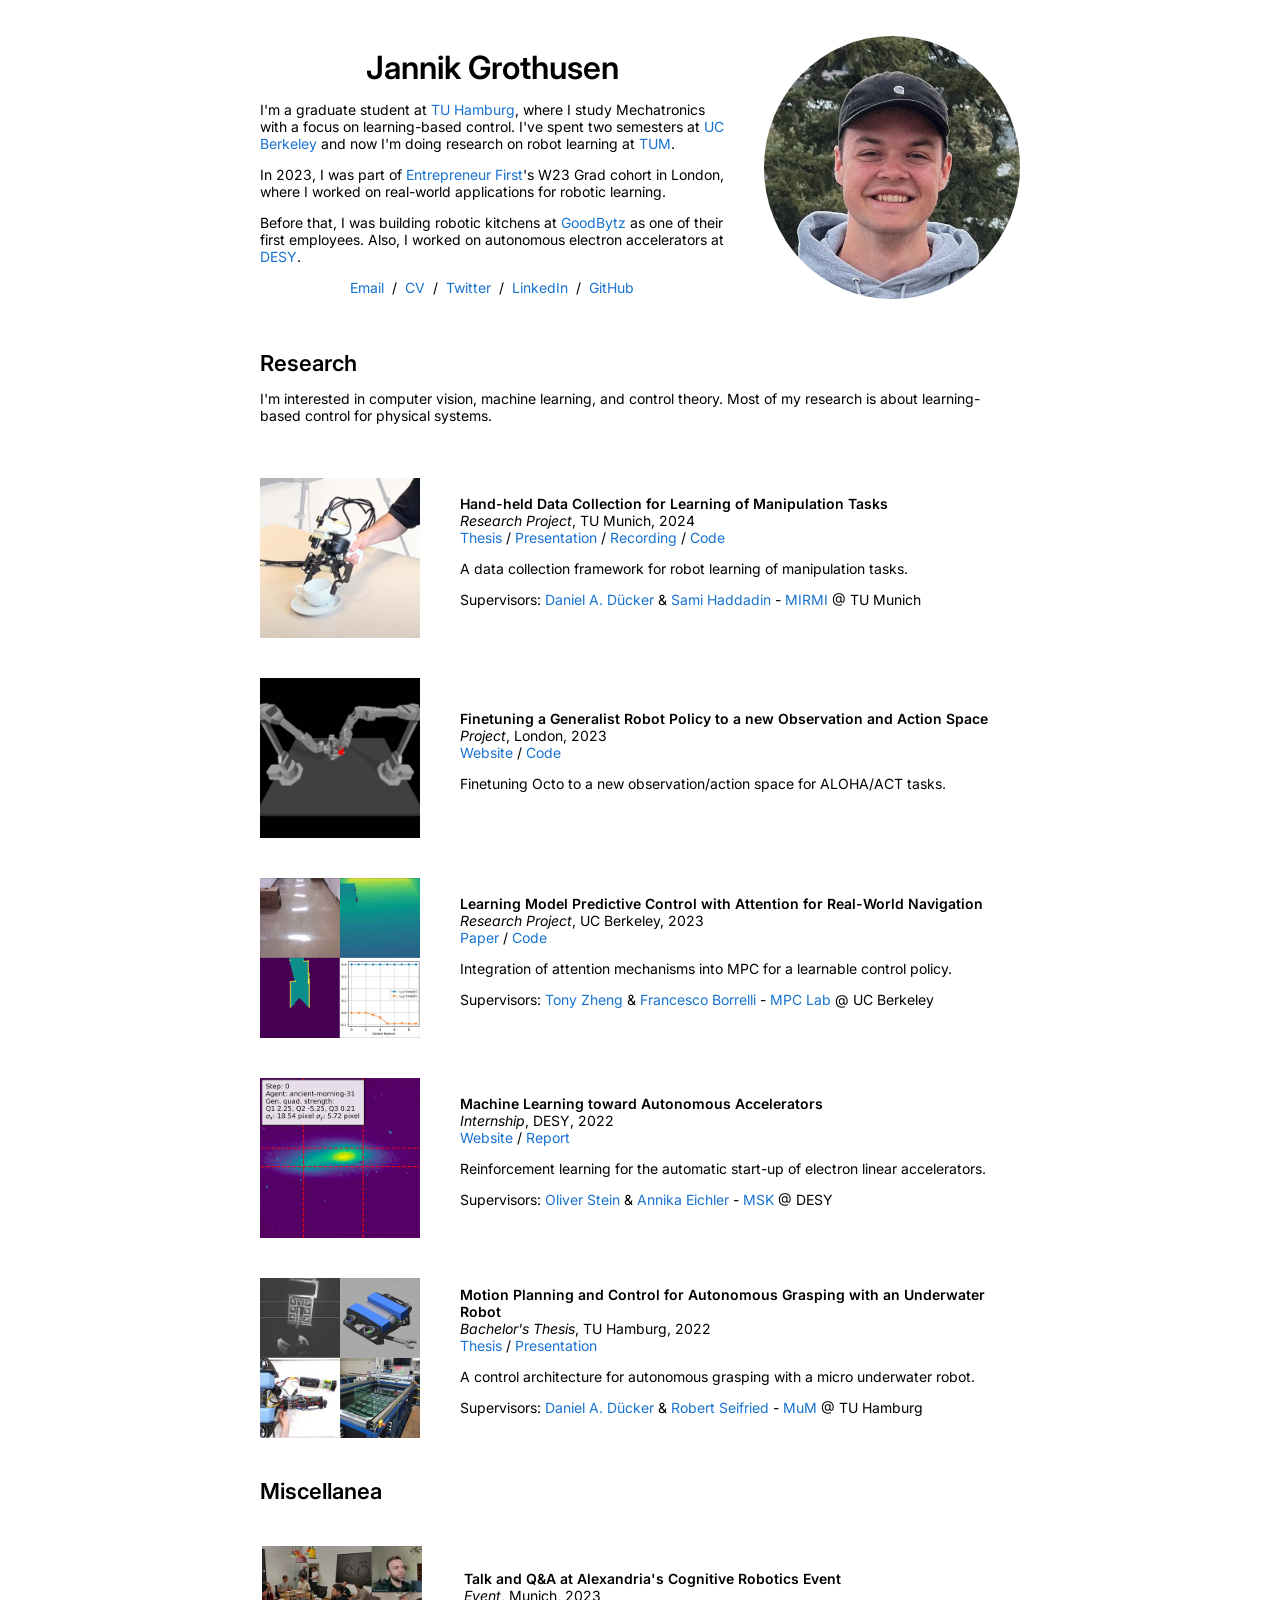
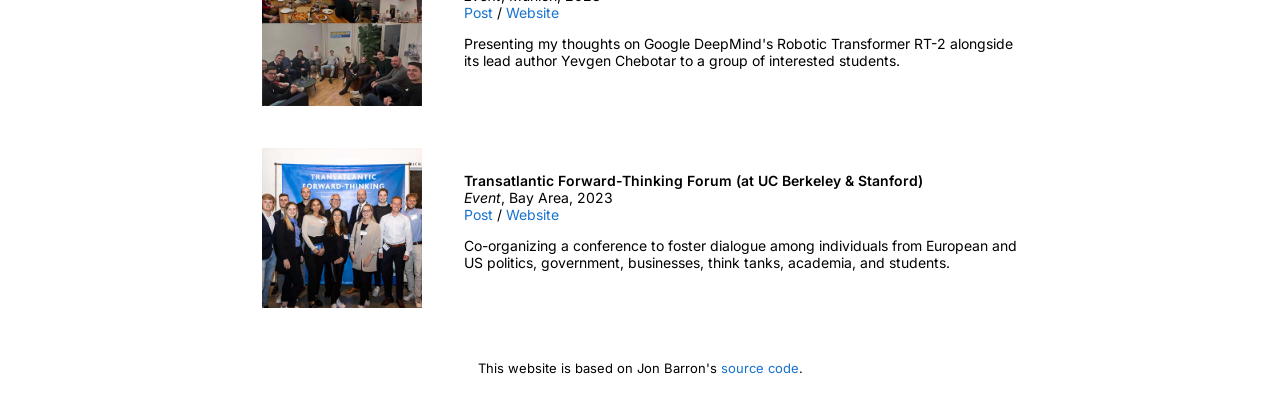
<file: index.html>
<!DOCTYPE html>
<html lang="en">

<head>
    <meta http-equiv="Content-Type" content="text/html; charset=UTF-8" />

    <title>Jannik Grothusen</title>

    <meta name="author" content="Jannik Grothusen" />
    <meta name="name" content="Jannik Grothusen" />
    <meta name="description"
        content="Graduate student researcher at TU Munich working on robot learning frameworks for manipulation tasks." />

    <meta name="viewport" content="width=device-width, initial-scale=1" />
    <!-- <link rel="shortcut icon" href="images/favicon/favicon.ico" type="image/x-icon"> -->

    <link rel="preconnect" href="https://fonts.googleapis.com" />
    <link rel="preconnect" href="https://fonts.gstatic.com" crossorigin />
    <link href="https://fonts.googleapis.com/css2?family=Inter:wght@400;600;700&display=swap" rel="stylesheet" />

    <link rel="stylesheet" type="text/css" href="stylesheet.css" />

    <!-- Google tag (gtag.js) -->
    <script async src="https://www.googletagmanager.com/gtag/js?id=G-8FDF4LR94L"></script>
    <script>
        window.dataLayer = window.dataLayer || [];
        function gtag() {
            dataLayer.push(arguments);
        }
        gtag("js", new Date());

        gtag("config", "G-8FDF4LR94L");
    </script>
</head>

<body>
    <table style="
        width: 100%;
        max-width: 800px;
        border: 0px;
        border-spacing: 0px;
        border-collapse: separate;
        margin-right: auto;
        margin-left: auto;
      ">
        <tbody>
            <tr style="padding: 0px">
                <td style="padding: 0px">
                    <!-- HERO -->
                    <table style="
                width: 100%;
                border: 0px;
                border-spacing: 0px;
                border-collapse: separate;
                margin-right: auto;
                margin-left: auto;
              ">
                        <tbody>
                            <tr style="padding: 0px">
                                <td style="padding: 2.5%; width: 63%; vertical-align: middle">
                                    <h1 class="name" style="text-align: center">
                                        <name>Jannik Grothusen</name>
                                    </h1>
                                    <p>
                                        I'm a graduate student at
                                        <a href="https://www.tuhh.de/">TU Hamburg</a>, where I
                                        study Mechatronics with a focus on learning-based control.
                                        I've spent two semesters at
                                        <a href="https://www.berkeley.edu/">UC Berkeley</a> and
                                        now I'm doing research on robot learning at
                                        <a href="https://www.tum.de/">TUM</a>.
                                    </p>
                                    <p>
                                        In 2023, I was part of
                                        <a href="https://www.joinef.com/">Entrepreneur First</a>'s
                                        W23 Grad cohort in London, where I worked on real-world
                                        applications for robotic learning.
                                    </p>
                                    <p>
                                        Before that, I was building robotic kitchens at
                                        <a href="https://goodbytz.com/">GoodBytz</a> as one of
                                        their first employees. Also, I worked on autonomous
                                        electron accelerators at
                                        <a href="https://www.desy.de/index_eng.html">DESY</a>.
                                    </p>
                                    <p style="text-align: center">
                                        <a href="mailto:jannik.grothusen@tuhh.de">Email</a>
                                        &nbsp;/&nbsp; <a href="/">CV</a> &nbsp;/&nbsp;
                                        <!-- <a href="data/JonBarron-bio.txt">Bio</a> &nbsp;/&nbsp; -->
                                        <!-- <a href="https://scholar.google.com/citations?hl=en&user=jktWnL8AAAAJ">Scholar</a> &nbsp;/&nbsp; -->
                                        <a href="https://twitter.com/jannikgrothusen">Twitter</a>
                                        &nbsp;/&nbsp;
                                        <a href="https://www.linkedin.com/in/jannik-grothusen/">LinkedIn</a>
                                        &nbsp;/&nbsp;
                                        <!-- <a href="https://calendly.com/jannik-grothusen/">Calendly</a> &nbsp;/&nbsp; -->
                                        <a href="https://github.com/j4nn1k/">GitHub</a>
                                    </p>
                                </td>
                                <td style="padding: 2.5%; width: 40%; max-width: 40%">
                                    <!-- <a href="images/IMG_5790.jpg"> -->
                                    <img style="
                        width: 100%;
                        max-width: 100%;
                        object-fit: cover;
                        border-radius: 50%;
                      " alt="profile photo" src="images/IMG_5790.jpg" class="hoverZoomLink" />
                                    <!-- </a> -->
                                </td>
                            </tr>
                        </tbody>
                    </table>
                    <!-- RESEARCH -->
                    <table style="
                width: 100%;
                border: 0px;
                border-spacing: 0px;
                border-collapse: separate;
                margin-right: auto;
                margin-left: auto;
              ">
                        <tbody>
                            <tr>
                                <td style="padding: 20px; width: 100%; vertical-align: middle">
                                    <h2>Research</h2>
                                    <p>
                                        I'm interested in computer vision, machine learning, and
                                        control theory. Most of my research is about
                                        learning-based control for physical systems.
                                        <!-- The most interesting projects are <span class="highlight">highlighted</span>. -->
                                    </p>
                                </td>
                            </tr>
                        </tbody>
                    </table>
                    <!-- CONTENT -->
                    <table style="
                width: 100%;
                border: 0px;
                border-spacing: 0px;
                border-collapse: separate;
                margin-right: auto;
                margin-left: auto;
              ">
                        <tbody>
                            <tr id="demonstration-interface" onmouseout="recon_stop()" onmouseover="recon_start()">
                                <td style="padding: 20px; width: 25%; vertical-align: middle">
                                    <div class="one">
                                        <img src="images/project_thesis.jpg" width="160" />
                                    </div>
                                </td>
                                <td style="padding: 20px; width: 75%; vertical-align: middle">
                                    <span class="papertitle">Hand-held Data Collection for Learning of Manipulation Tasks</span>
                                    <br />
                                    <em>Research Project</em>, TU Munich, 2024
                                    <br />
                                    <a href="/files/project-thesis.pdf">Thesis</a>
                                    /
                                    <a href="/files/project-thesis-presentation.pdf">Presentation</a>
                                    /
                                    <a href="https://tuhh.zoom.us/rec/share/pju8XqW6G1aIv9oTgVGfVPGh34XNoj046tR5MkbUG2UK8-LYGyPob0T9BeEbcrff.ZSf-vTTM7_S86hv_">Recording</a>
                                    /
                                    <a href="https://github.com/J4nn1K/demonstration-interface">Code</a>
                                    <p>
                                        A data collection framework for robot learning of
                                        manipulation tasks.
                                    </p>
                                    <p>
                                        Supervisors:
                                        <a
                                            href="https://www.tuhh.de/mum/en/mitarbeiter/wissenschaftliche-mitarbeiter/daniel-duecker">Daniel
                                            A. Dücker</a>
                                        &
                                        <a href="https://www.professoren.tum.de/en/haddadin-sami">Sami Haddadin</a>
                                        - <a href="https://www.mirmi.tum.de/mirmi/">MIRMI</a> @ TU
                                        Munich
                                    </p>
                                </td>
                            </tr>

                            <!-- <tr onmouseout="recon_stop()" onmouseover="recon_start()" bgcolor="#ffffd0"> -->
                            <tr onmouseout="recon_stop()" onmouseover="recon_start()">
                                <td style="padding: 20px; width: 25%; vertical-align: middle">
                                    <div class="one">
                                        <img src="images/octo.jpg" width="160" />
                                    </div>
                                </td>
                                <td style="padding: 20px; width: 75%; vertical-align: middle">
                                    <span class="papertitle">Finetuning a Generalist Robot Policy to a new Observation
                                        and Action Space</span>
                                    <br />
                                    <em>Project</em>, London, 2023
                                    <br />
                                    <a href="finetuning-octo.html">Website</a>
                                    /
                                    <a href="https://github.com/J4nn1K/finetuning-octo">Code</a>
                                    <p>
                                        Finetuning Octo to a new observation/action space for
                                        ALOHA/ACT tasks.
                                    </p>
                                </td>
                            </tr>

                            <tr onmouseout="recon_stop()" onmouseover="recon_start()">
                                <td style="padding: 20px; width: 25%; vertical-align: middle">
                                    <div class="one">
                                        <img src="images/berkeley.jpg" width="160" />
                                    </div>
                                </td>
                                <td style="padding: 20px; width: 75%; vertical-align: middle">
                                    <span class="papertitle">Learning Model Predictive Control with Attention for
                                        Real-World Navigation</span>
                                    <br />
                                    <em>Research Project</em>, UC Berkeley, 2023
                                    <br />
                                    <a href="/files/transformer-mpc.pdf">Paper</a>
                                    /
                                    <a href="https://github.com/J4nn1K/transformer-mpc">Code</a>
                                    <p>
                                        Integration of attention mechanisms into MPC for a
                                        learnable control policy.
                                    </p>
                                    <p>
                                        Supervisors:
                                        <a href="https://www.linkedin.com/in/tonyhzheng/">Tony Zheng</a>
                                        &
                                        <a href="https://me.berkeley.edu/people/francesco-borrelli/">Francesco
                                            Borrelli</a>
                                        -
                                        <a href="https://sites.google.com/berkeley.edu/mpc-lab">MPC Lab</a>
                                        @ UC Berkeley
                                    </p>
                                </td>
                            </tr>

                            <tr onmouseout="recon_stop()" onmouseover="recon_start()">
                                <td style="padding: 20px; width: 25%; vertical-align: middle">
                                    <div class="one">
                                        <img src="images/desy.jpg" width="160" />
                                    </div>
                                </td>
                                <td style="padding: 20px; width: 75%; vertical-align: middle">
                                    <span class="papertitle">Machine Learning toward Autonomous Accelerators</span>
                                    <br />
                                    <em>Internship</em>, DESY, 2022
                                    <br />
                                    <a href="https://publikationen.bibliothek.kit.edu/1000141966">Website</a>
                                    /
                                    <a href="/files/desy-report.pdf">Report</a>
                                    <p>
                                        Reinforcement learning for the automatic start-up of
                                        electron linear accelerators.
                                    </p>
                                    <p>
                                        Supervisors:
                                        <a href="https://ai.desy.de/people/stein.html">Oliver Stein</a>
                                        &
                                        <a href="https://ai.desy.de/people/eichler.html">Annika Eichler</a>
                                        - <a href="https://msk.desy.de/">MSK</a> @ DESY
                                    </p>
                                </td>
                            </tr>

                            <tr onmouseout="recon_stop()" onmouseover="recon_start()">
                                <!-- bgcolor="#ffffd0" -->
                                <td style="padding: 20px; width: 25%; vertical-align: middle">
                                    <div class="one">
                                        <img src="images/bachelors_thesis.jpg" width="160" />
                                    </div>
                                </td>
                                <td style="padding: 20px; width: 75%; vertical-align: middle">
                                    <span class="papertitle">Motion Planning and Control for Autonomous Grasping with
                                        an Underwater Robot</span>
                                    <br />
                                    <em>Bachelor's Thesis</em>, TU Hamburg, 2022
                                    <br />
                                    <a href="/files/bachelors-thesis.pdf">Thesis</a>
                                    /
                                    <a href="/files/bachelors-thesis-presentation.pdf">Presentation</a>
                                    <p>
                                        A control architecture for autonomous grasping with a
                                        micro underwater robot.
                                    </p>
                                    <p>
                                        Supervisors:
                                        <a
                                            href="https://www.tuhh.de/mum/en/mitarbeiter/wissenschaftliche-mitarbeiter/daniel-duecker">Daniel
                                            A. Dücker</a>
                                        &
                                        <a href="https://www.tuhh.de/mum/team/professoren/robert-seifried">Robert
                                            Seifried</a>
                                        - <a href="https://www.tuhh.de/mum/en/home">MuM</a> @ TU
                                        Hamburg
                                    </p>
                                </td>
                            </tr>
                        </tbody>
                    </table>
                    <!-- MISCELLANEA -->
                    <table width="100%" align="center" border="0" cellspacing="0" cellpadding="20">
                        <tbody>
                            <tr>
                                <td>
                                    <h2>Miscellanea</h2>
                                </td>
                            </tr>
                        </tbody>
                    </table>
                    <!-- CONTENT -->
                    <table width="100%" align="center" border="0" cellpadding="20">
                        <tbody>
                            <tr onmouseout="recon_stop()" onmouseover="recon_start()">
                                <td style="padding: 20px; width: 25%; vertical-align: middle">
                                    <div class="one">
                                        <img src="images/alexandria.jpg" width="160" />
                                    </div>
                                </td>
                                <td style="padding: 20px; width: 75%; vertical-align: middle">
                                    <span class="papertitle">Talk and Q&A at Alexandria's Cognitive Robotics
                                        Event</span>
                                    <br />
                                    <em>Event</em>, Munich, 2023
                                    <br />
                                    <a
                                        href="https://www.linkedin.com/feed/update/urn:li:activity:7138128422618189824/">Post</a>
                                    /
                                    <a href="https://www.alexandria-lab.com/events/">Website</a>
                                    <p></p>
                                    <p>
                                        Presenting my thoughts on Google DeepMind's Robotic
                                        Transformer RT-2 alongside its lead author Yevgen Chebotar
                                        to a group of interested students.
                                    </p>
                                </td>
                            </tr>

                            <tr onmouseout="recon_stop()" onmouseover="recon_start()">
                                <td style="padding: 20px; width: 25%; vertical-align: middle">
                                    <div class="one">
                                        <img src="images/transatlantic.jpg" width="160" />
                                    </div>
                                </td>
                                <td style="padding: 20px; width: 75%; vertical-align: middle">
                                    <span class="papertitle">Transatlantic Forward-Thinking Forum (at UC Berkeley &
                                        Stanford)</span>
                                    <br />
                                    <em>Event</em>, Bay Area, 2023
                                    <br />
                                    <a
                                        href="https://www.linkedin.com/posts/gaccwest_transatlanticforwardthinking-innovation-regulation-activity-7131405010877190144-rz8z">Post</a>
                                    /
                                    <a href="https://www.eventbrite.com/e/transatlantic-forward-thinking-tickets-737323934737">Website</a>
                                    <p></p>
                                    <p>
                                        Co-organizing a conference to foster dialogue among individuals from European and US politics, government,
                                        businesses, think tanks, academia, and students.
                                    </p>
                                </td>
                            </tr>


                        </tbody>
                    </table>
                    <table style="
                width: 100%;
                border: 0px;
                border-spacing: 0px;
                border-collapse: separate;
                margin-right: auto;
                margin-left: auto;
              ">
                        <tbody>
                            <tr>
                                <td style="padding: 0px">
                                    <br />
                                    <p style="text-align: center; font-size: small">
                                        This website is based on Jon Barron's
                                        <a href="https://github.com/jonbarron/jonbarron_website">source code</a>.
                                    </p>
                                </td>
                            </tr>
                        </tbody>
                    </table>
                </td>
            </tr>
        </tbody>
    </table>
</body>

</html>
</file>
<file: stylesheet.css>
a {
  color: #1772d0;
  text-decoration: none;
}

a:focus,
a:hover {
  text-decoration: underline;
}
a:visited {
  text-decoration: none;
}

body{
  font-size: 14px;
  font-family: 'Inter', sans-serif;
}
td,
th,
tr,
p,


strong {
  font-size: 14px;
}

h2 {
  margin: 0;
  font-weight: 600;
  font-size: 22px;
}

.papertitle {
  font-size: 14px;
  font-weight: 600;
}

.name {
  padding-top: 20px;
  margin: 0;
  font-size: 32px;
  font-weight: 600;
}

.one {
  width: 160px;
  height: 160px;
  position: relative;
}

.two {
  width: 160px;
  height: 160px;
  position: absolute;
  transition: opacity .2s ease-in-out;
  -moz-transition: opacity .2s ease-in-out;
  -webkit-transition: opacity .2s ease-in-out;
}

.fade {
  transition: opacity .2s ease-in-out;
  -moz-transition: opacity .2s ease-in-out;
  -webkit-transition: opacity .2s ease-in-out;
}

span.highlight {
  background-color: #ffffd0;
}

tr:target {
  background-color: #ffffd0;
}
</file>
